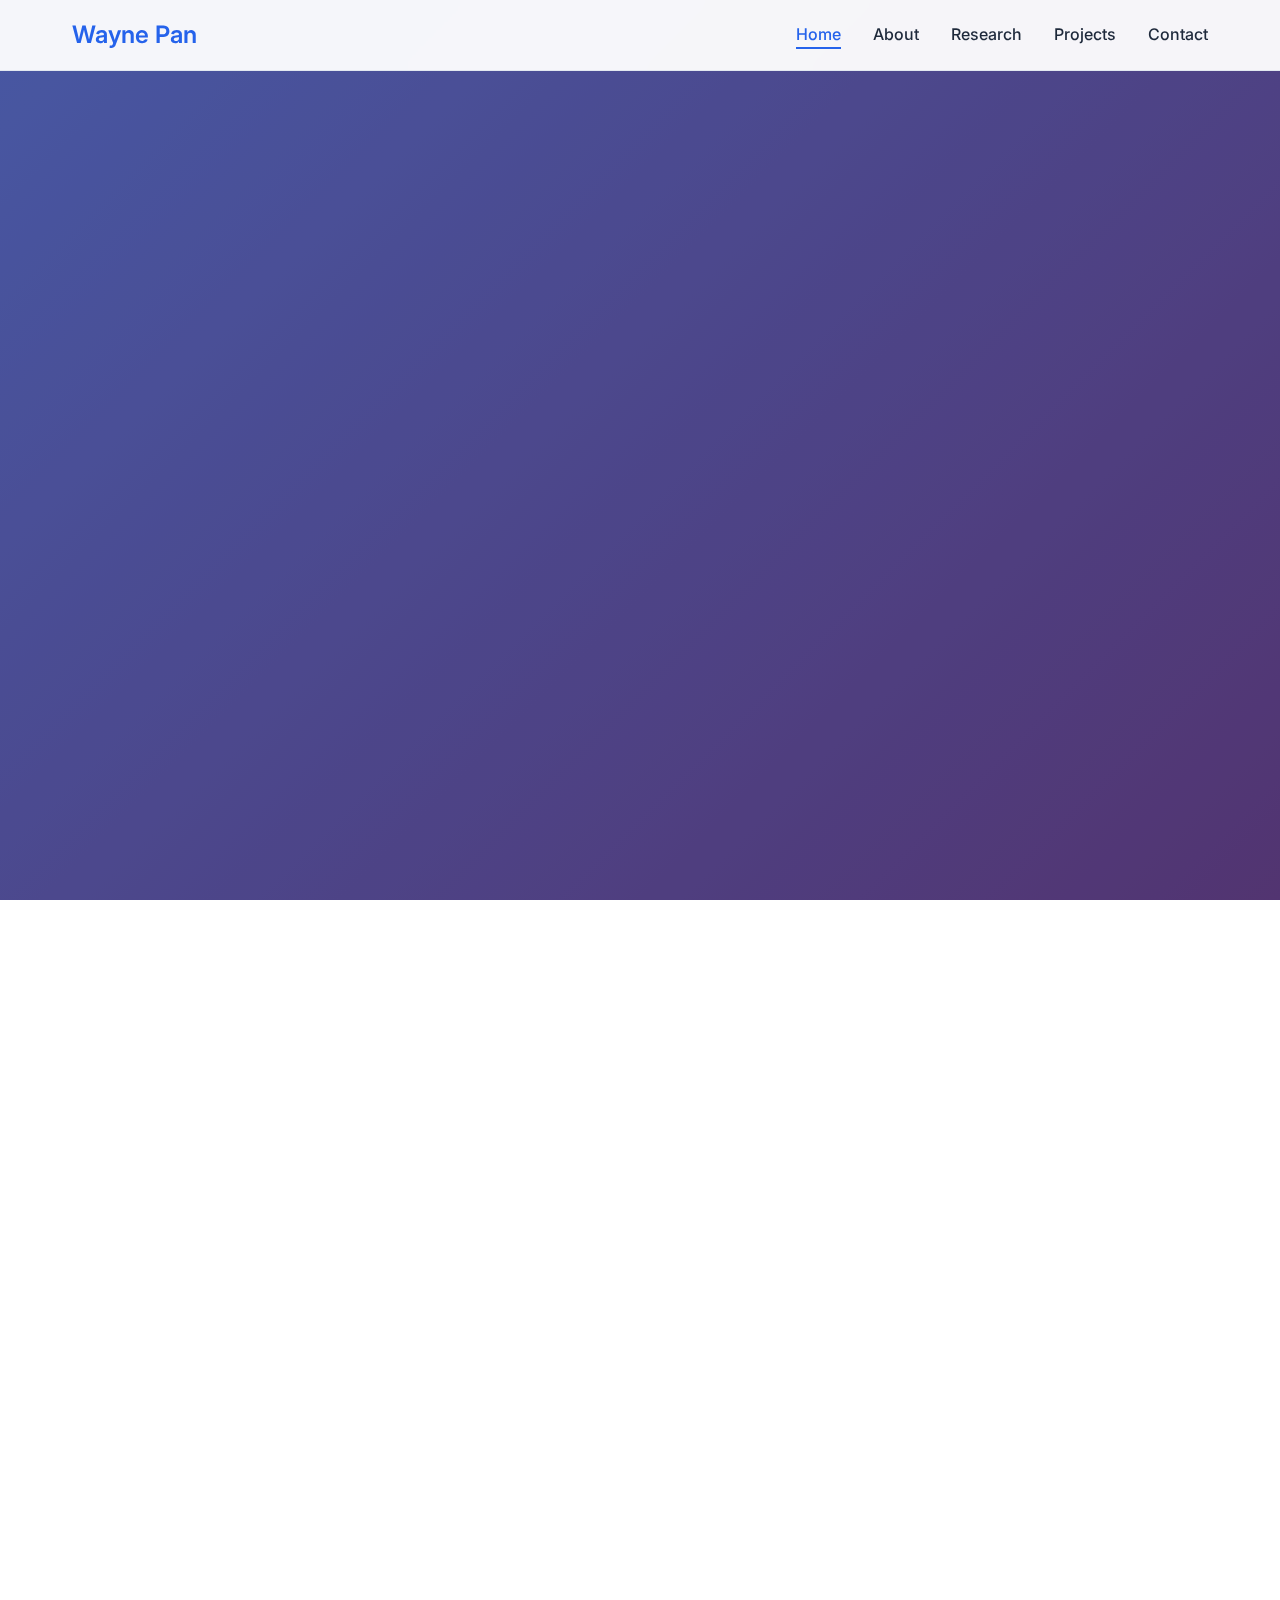
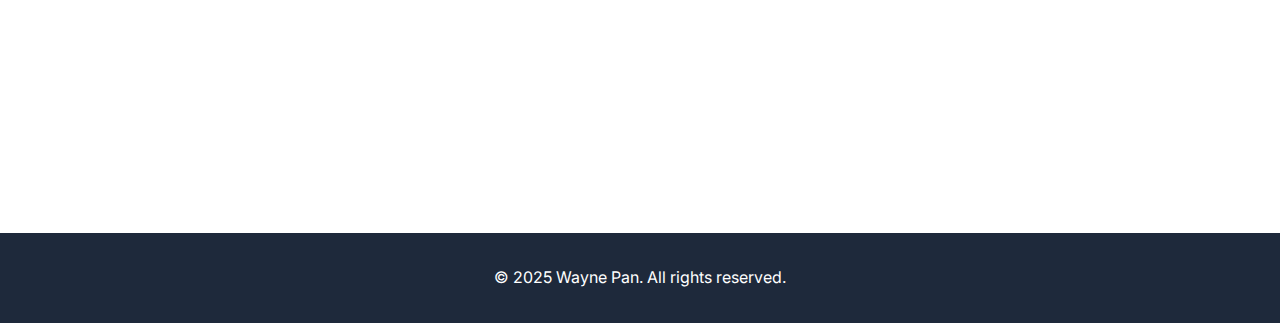
<file: index.html>
<!DOCTYPE html>
<html lang="en">
<head>
    <meta charset="UTF-8">
    <meta name="viewport" content="width=device-width, initial-scale=1.0">
    <title>Wayne Pan - Portfolio</title>
    <link rel="stylesheet" href="css/style.css">
    <link href="https://fonts.googleapis.com/css2?family=Inter:wght@300;400;500;600;700&display=swap" rel="stylesheet">
    <link rel="stylesheet" href="https://cdnjs.cloudflare.com/ajax/libs/font-awesome/6.0.0/css/all.min.css">
</head>
<body>
    <nav class="navbar">
        <div class="nav-container">
            <div class="nav-logo">
                <h2>Wayne Pan</h2>
            </div>
            <ul class="nav-menu">
                <li class="nav-item">
                    <a href="#home" class="nav-link">Home</a>
                </li>
                <li class="nav-item">
                    <a href="#about" class="nav-link">About</a>
                </li>
                <li class="nav-item">
                    <a href="#research" class="nav-link">Research</a>
                </li>
                <li class="nav-item">
                    <a href="#projects" class="nav-link">Projects</a>
                </li>
                <li class="nav-item">
                    <a href="#contact" class="nav-link">Contact</a>
                </li>
            </ul>
            <div class="nav-toggle">
                <span class="bar"></span>
                <span class="bar"></span>
                <span class="bar"></span>
            </div>
        </div>
    </nav>

    <main>
        <section id="home" class="hero">
            <div class="hero-content">
                <h1>Wayne Pan</h1>
                <p class="hero-subtitle">Ph.D. Candidate & Researcher</p>
                <p class="hero-description">
                    Passionate about wearable sensing in applications of robotics, human-machine interactions, and healthcare.
                </p>
                <div class="hero-buttons">
                    <a href="#research" class="btn btn-primary">View Research</a>
                    <a href="#projects" class="btn btn-secondary">See Projects</a>
                </div>
                <div class="social-links">
                    <a href="http://www.linkedin.com/in/chien-wen-pan" target="_blank" aria-label="LinkedIn">
                        <i class="fab fa-linkedin"></i>
                    </a>
                    <a href="https://github.com/waynepancw" target="_blank" aria-label="GitHub">
                        <i class="fab fa-github"></i>
                    </a>
                    <a href="mailto:cwpan.wayne@gmail.com" aria-label="Email">
                        <i class="fas fa-envelope"></i>
                    </a>
                    <!-- <a href="https://orcid.org/your-orcid" target="_blank" aria-label="ORCID">
                        <i class="fab fa-orcid"></i>
                    </a> -->
                </div>
            </div>
        </section>

        <section id="about" class="about">
            <div class="container">
                <h2>About Me</h2>
                <div class="about-content">
                    <div class="about-text">
                        <p>
                            My doctoral research works on modeling physiological and biomechanical signals (PPG, EMG, IMU) to extract actionable insights in wearable and robotic platforms.
                            I also build autonomous systems independently, including deploying reinforcement learning policies on quadrupeds and creating a vehicle digital twin with a live data pipeline.
                            Passionate about advancing wearable health technologies, assistive robotics, and embodied AI by integrating physics-informed models on real-world hardware.
                        </p>
                        <p>
                            Throughout my academic journey, I've developed expertise in physics-informed machine learning and nonlinear systems theory for wearable sensor data, 
                            enabling data-efficient and interpretable models for robotic state estimation and control, and healthcare applications.
                        </p>
                        <div class="skills">
                            <h3>Key Skills</h3>
                            <div class="skill-tags">
                                <span class="skill-tag">Signal processing</span>
                                <span class="skill-tag">System identification</span>
                                <span class="skill-tag">Machine learning</span>
                                <span class="skill-tag">Robotics</span>
                                <!-- <span class="skill-tag">Skill</span> -->
                                <!-- Add your actual skills -->
                            </div>
                        </div>
                    </div>
                    <div class="about-image">
                        <div class="image-placeholder">
                            <i class="fas fa-user"></i>
                            <p>Add photo here</p>
                        </div>
                    </div>
                </div>
            </div>
        </section>

        <section id="research" class="research">
            <div class="container">
                <h2>Research</h2>
                <p class="section-subtitle">Current and past research projects</p>
                
                <div class="research-grid">
                    <div class="research-card">
                        <div class="card-header">
                            <h3>EMG-based gait prediction using Koopman-inspired method</h3>
                            <span class="status ongoing">Ongoing</span>
                        </div>
                        <!-- <p class="card-description">
                            Underconstruction.
                        </p> -->
                        <!-- <div class="card-tags">
                            <span class="tag">Machine Learning</span>
                            <span class="tag">Data Science</span>
                        </div> -->
                        <div class="card-links">
                            <a href="research/research-project-1.html" class="link">Read More</a>
                            <!-- <a href="#" class="link">Code</a> -->
                        </div>
                    </div>

                    <div class="research-card">
                        <div class="card-header">
                            <h3>Integrating biophysical dynamics with data-driven method for BP estimation using PPG</h3>
                            <span class="status ongoing">Ongoing</span>
                        </div>
                        <!-- <p class="card-description">
                            Underconstruction.
                        </p> -->
                        <!-- <div class="card-tags">
                            <span class="tag">Computer Vision</span>
                            <span class="tag">Deep Learning</span>
                        </div> -->
                        <div class="card-links">
                            <a href="research/research-project-2.html" class="link">Read More</a>
                            <!-- <a href="#" class="link">Dataset</a> -->
                        </div>
                    </div>
                </div>

                <!-- <div class="publications">
                    <h3>Publications</h3>
                    <div class="publication-list">
                        <div class="publication-item">
                            <h4>Publication Title</h4>
                            <p class="authors">Author Names</p>
                            <p class="venue">Conference/Journal Name, Year</p>
                            <div class="pub-links">
                                <a href="#" class="link">PDF</a>
                                <a href="#" class="link">DOI</a>
                            </div>
                        </div>
                    </div>
                </div> -->
            </div>
        </section>

        <section id="projects" class="projects">
            <div class="container">
                <h2>Side Projects</h2>
                <p class="section-subtitle">Personal side projects for fun</p>
                
                <div class="projects-grid">
                    <div class="project-card">
                        <div class="project-image">
                            <div class="image-placeholder">
                                <i class="fas fa-code"></i>
                            </div>
                        </div>
                        <div class="project-content">
                            <h3>spot-mini</h3>
                            <p>Adapting an open-source quadruped, bridging direct hardware control with custom reinforcement learning policies.</p>
                            <!-- <div class="project-tech">
                                <span class="tech-tag">Python</span>
                                <span class="tech-tag">Flask</span>
                                <span class="tech-tag">PostgreSQL</span>
                            </div> -->
                            <div class="project-links">
                                <a href="projects/project-1.html" class="link">
                                    <i class="fas fa-info-circle"></i> Details
                                </a>
                                <a href="#" class="link">
                                    <i class="fab fa-github"></i> Code
                                </a>
                            </div>
                        </div>
                    </div>

                    <div class="project-card">
                        <div class="project-image">
                            <div class="image-placeholder">
                                <i class="fas fa-mobile-alt"></i>
                            </div>
                        </div>
                        <div class="project-content">
                            <h3>Miata digital-twin</h3>
                            <p>Building a live digital twin of a car, streaming real-world sensor data scanned from OBD-II to a Unity simulation.</p>
                            <!-- <div class="project-tech">
                                <span class="tech-tag">React</span>
                                <span class="tech-tag">Node.js</span>
                                <span class="tech-tag">MongoDB</span>
                            </div> -->
                            <div class="project-links">
                                <a href="projects/project-2.html" class="link">
                                    <i class="fas fa-info-circle"></i> Details
                                </a>
                                <a href="#" class="link">
                                    <i class="fab fa-github"></i> Code
                                </a>
                            </div>
                        </div>
                    </div>
                </div>
            </div>
        </section>

        <section id="contact" class="contact">
            <div class="container">
                <h2>Get In Touch</h2>
                <p class="section-subtitle">Let's connect and collaborate</p>
                
                <div class="contact-content">
                    <div class="contact-info">
                        <div class="contact-item">
                            <i class="fas fa-envelope"></i>
                            <div>
                                <h4>Email</h4>
                                <p>cwpan.wayne@gmail.com</p>
                            </div>
                        </div>
                        <div class="contact-item">
                            <i class="fab fa-linkedin"></i>
                            <div>
                                <h4>LinkedIn</h4>
                                <p>http://www.linkedin.com/in/chien-wen-pan</p>
                            </div>
                        </div>
                        <div class="contact-item">
                            <i class="fas fa-map-marker-alt"></i>
                            <div>
                                <h4>Location</h4>
                                <p>AZ, USA</p>
                            </div>
                        </div>
                    </div>
                    
                    <!-- <div class="contact-form">
                        <form>
                            <div class="form-group">
                                <label for="name">Name</label>
                                <input type="text" id="name" name="name" required>
                            </div>
                            <div class="form-group">
                                <label for="email">Email</label>
                                <input type="email" id="email" name="email" required>
                            </div>
                            <div class="form-group">
                                <label for="message">Message</label>
                                <textarea id="message" name="message" rows="5" required></textarea>
                            </div>
                            <button type="submit" class="btn btn-primary">Send Message</button>
                        </form>
                    </div> -->
                </div>
            </div>
        </section>
    </main>

    <footer class="footer">
        <div class="container">
            <p>&copy; 2025 Wayne Pan. All rights reserved.</p>
        </div>
    </footer>

    <script src="js/script.js"></script>
</body>
</html>
</file>
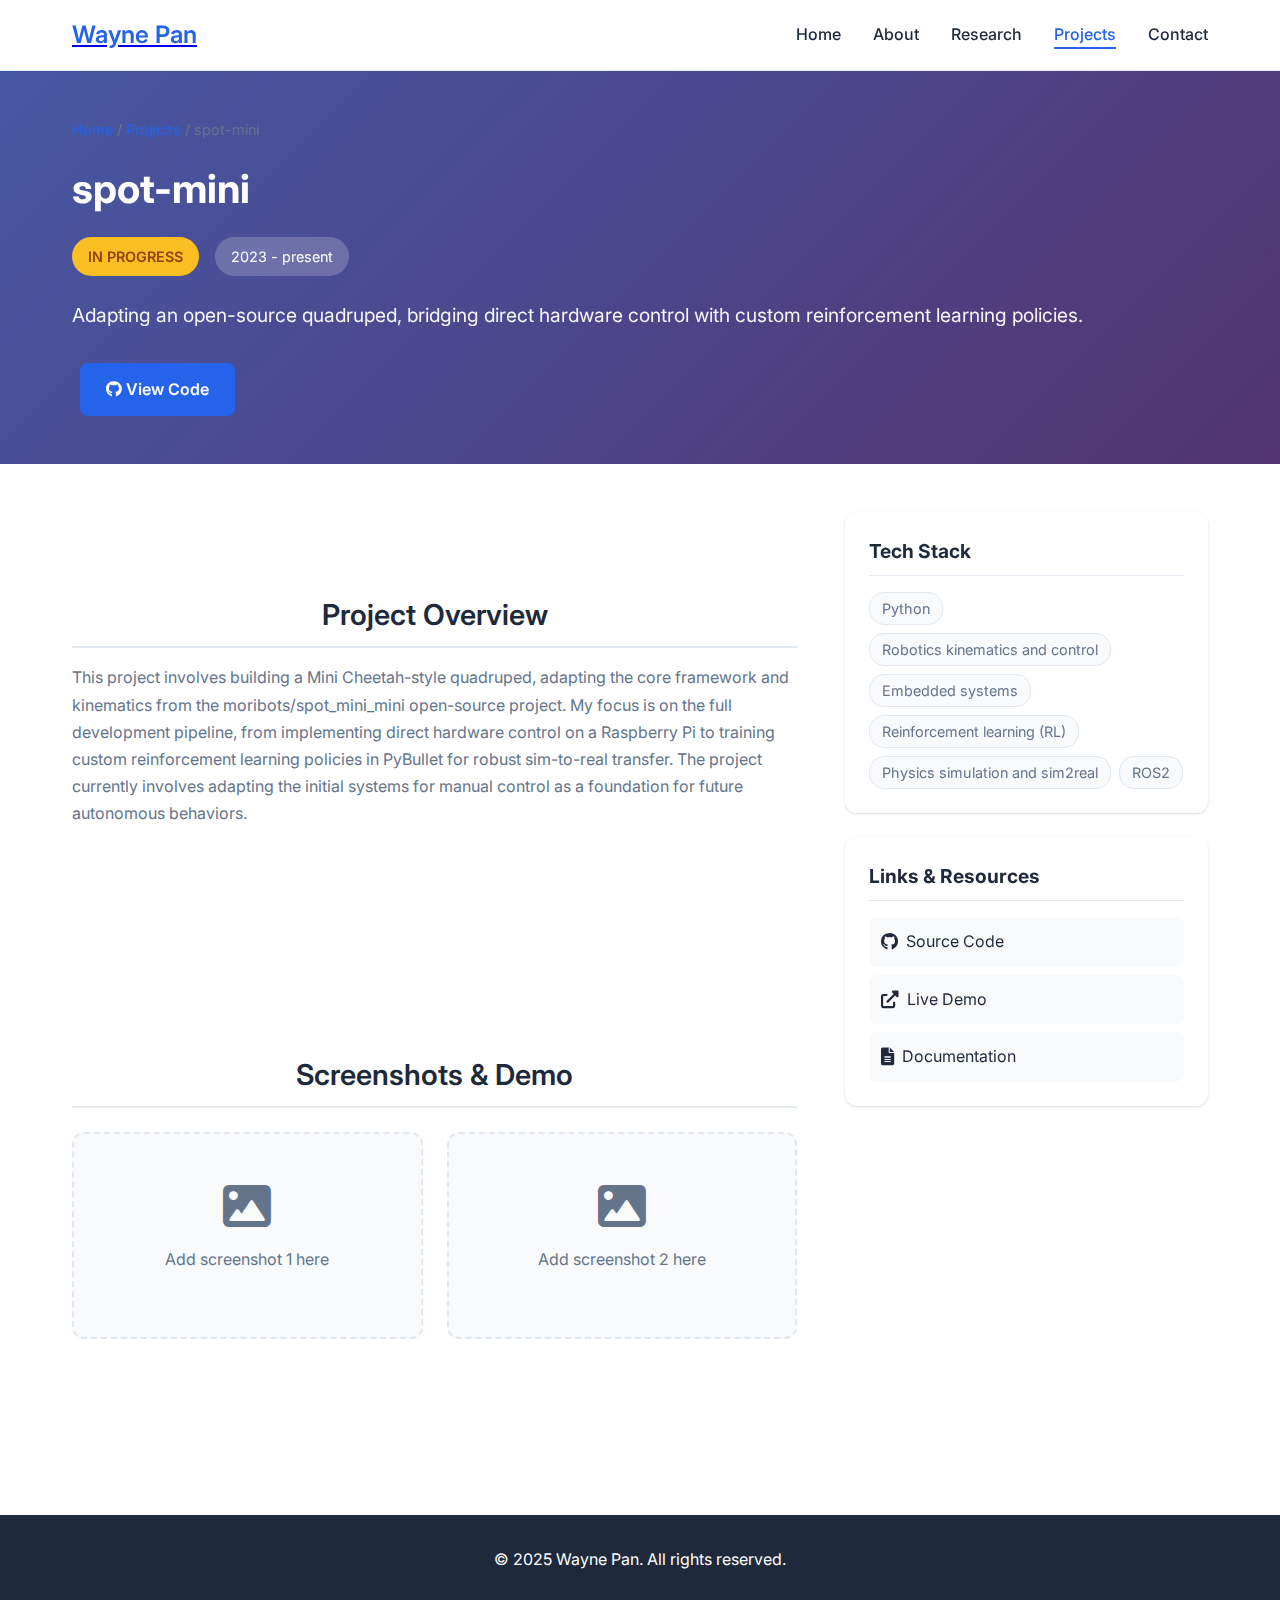
<file: projects/project-1.html>
<!DOCTYPE html>
<html lang="en">
<head>
    <meta charset="UTF-8">
    <meta name="viewport" content="width=device-width, initial-scale=1.0">
    <title>Project 1 - Wayne Pan</title>
    <link rel="stylesheet" href="../css/style.css">
    <link rel="stylesheet" href="../css/project-page.css">
    <link href="https://fonts.googleapis.com/css2?family=Inter:wght@300;400;500;600;700&display=swap" rel="stylesheet">
    <link rel="stylesheet" href="https://cdnjs.cloudflare.com/ajax/libs/font-awesome/6.0.0/css/all.min.css">
</head>
<body>
    <nav class="navbar">
        <div class="nav-container">
            <div class="nav-logo">
                <a href="../index.html"><h2>Wayne Pan</h2></a>
            </div>
            <ul class="nav-menu">
                <li class="nav-item">
                    <a href="../index.html#home" class="nav-link">Home</a>
                </li>
                <li class="nav-item">
                    <a href="../index.html#about" class="nav-link">About</a>
                </li>
                <li class="nav-item">
                    <a href="../index.html#research" class="nav-link">Research</a>
                </li>
                <li class="nav-item">
                    <a href="../index.html#projects" class="nav-link active">Projects</a>
                </li>
                <li class="nav-item">
                    <a href="../index.html#contact" class="nav-link">Contact</a>
                </li>
            </ul>
        </div>
    </nav>

    <main class="project-page">
        <div class="project-header">
            <div class="container">
                <nav class="breadcrumb">
                    <a href="../index.html">Home</a> / 
                    <a href="../index.html#projects">Projects</a> / 
                    <span>spot-mini</span>
                </nav>
                
                <h1>spot-mini</h1>
                <div class="project-meta">
                    <span class="status ongoing">In Progress</span>
                    <span class="date">2023 - present</span>
                    <!-- <span class="category">Web Development</span> -->
                </div>
                
                <p class="project-subtitle">
                    Adapting an open-source quadruped, bridging direct hardware control with custom reinforcement learning policies.
                </p>

                <div class="project-links-header">
                    <a href="#" class="btn btn-primary">
                        <i class="fab fa-github"></i> View Code
                    </a>
                    <!-- <a href="#" class="btn btn-secondary">
                        <i class="fas fa-external-link-alt"></i> Live Demo
                    </a> -->
                </div>
            </div>
        </div>

        <div class="project-content">
            <div class="container">
                <div class="content-grid">
                    <div class="main-content">
                        <section class="project-overview">
                            <h2>Project Overview</h2>
                            <p>
                                This project involves building a Mini Cheetah-style quadruped, 
                                adapting the core framework and kinematics from the moribots/spot_mini_mini open-source project. 
                                My focus is on the full development pipeline, from implementing direct hardware control on a 
                                Raspberry Pi to training custom reinforcement learning policies in PyBullet for robust 
                                sim-to-real transfer. 
                                The project currently involves adapting the initial systems for manual control as a 
                                foundation for future autonomous behaviors.
                            </p>
                        </section>

                        <!-- <section class="features">
                            <h2>Key Features</h2>
                            <div class="feature-grid">
                                <div class="feature-item">
                                    <div class="feature-icon">
                                        <i class="fas fa-rocket"></i>
                                    </div>
                                    <div class="feature-content">
                                        <h4>Feature 1</h4>
                                        <p>Description of a key feature of your project.</p>
                                    </div>
                                </div>
                                <div class="feature-item">
                                    <div class="feature-icon">
                                        <i class="fas fa-shield-alt"></i>
                                    </div>
                                    <div class="feature-content">
                                        <h4>Feature 2</h4>
                                        <p>Another important feature or capability.</p>
                                    </div>
                                </div>
                                <div class="feature-item">
                                    <div class="feature-icon">
                                        <i class="fas fa-mobile-alt"></i>
                                    </div>
                                    <div class="feature-content">
                                        <h4>Feature 3</h4>
                                        <p>A third key feature worth highlighting.</p>
                                    </div>
                                </div>
                            </div>
                        </section> -->

                        <!-- <section class="technical-details">
                            <h2>Technical Implementation</h2>
                            <p>
                                Dive into the technical details of how you built this project. What was your 
                                architecture? What libraries or frameworks did you use? What were the interesting 
                                technical challenges you solved?
                            </p>

                            <div class="tech-sections">
                                <div class="tech-section">
                                    <h4>Frontend</h4>
                                    <p>Describe the frontend implementation, user interface design decisions, etc.</p>
                                </div>
                                <div class="tech-section">
                                    <h4>Backend</h4>
                                    <p>Explain the backend architecture, API design, database choices, etc.</p>
                                </div>
                                <div class="tech-section">
                                    <h4>Deployment</h4>
                                    <p>How did you deploy and host this project?</p>
                                </div>
                            </div>
                        </section> -->

                        <section class="screenshots">
                            <h2>Screenshots & Demo</h2>
                            <div class="screenshot-grid">
                                <div class="screenshot-placeholder">
                                    <i class="fas fa-image"></i>
                                    <p>Add screenshot 1 here</p>
                                </div>
                                <div class="screenshot-placeholder">
                                    <i class="fas fa-image"></i>
                                    <p>Add screenshot 2 here</p>
                                </div>
                            </div>
                        </section>

                        <!-- <section class="challenges-learnings">
                            <h2>Challenges & Learnings</h2>
                            <div class="learning-items">
                                <div class="learning-item">
                                    <h4>Challenge 1</h4>
                                    <p>Describe a specific challenge you faced and how you overcame it.</p>
                                </div>
                                <div class="learning-item">
                                    <h4>Key Learning</h4>
                                    <p>What did you learn from building this project?</p>
                                </div>
                                <div class="learning-item">
                                    <h4>Future Improvements</h4>
                                    <p>What would you do differently or add if you continued this project?</p>
                                </div>
                            </div>
                        </section> -->
                    </div>

                    <div class="sidebar">
                        <!-- <div class="sidebar-section">
                            <h3>Project Info</h3>
                            <div class="fact-list">
                                <div class="fact-item">
                                    <strong>Timeline:</strong> 3 months
                                </div>
                                <div class="fact-item">
                                    <strong>Team Size:</strong> Solo project
                                </div>
                                <div class="fact-item">
                                    <strong>Role:</strong> Full-stack developer
                                </div>
                                <div class="fact-item">
                                    <strong>Status:</strong> Live & maintained
                                </div>
                            </div>
                        </div> -->

                        <div class="sidebar-section">
                            <h3>Tech Stack</h3>
                            <div class="tech-stack">
                                <span class="tech-tag">Python</span>
                                <span class="tech-tag">Robotics kinematics and control</span>
                                <span class="tech-tag">Embedded systems</span>
                                <span class="tech-tag">Reinforcement learning (RL)</span>
                                <span class="tech-tag">Physics simulation and sim2real</span>
                                <span class="tech-tag">ROS2</span>
                            </div>
                        </div>

                        <div class="sidebar-section">
                            <h3>Links & Resources</h3>
                            <div class="resource-links">
                                <a href="#" class="resource-link">
                                    <i class="fab fa-github"></i> Source Code
                                </a>
                                <a href="#" class="resource-link">
                                    <i class="fas fa-external-link-alt"></i> Live Demo
                                </a>
                                <a href="#" class="resource-link">
                                    <i class="fas fa-file-alt"></i> Documentation
                                </a>
                                <!-- <a href="#" class="resource-link">
                                    <i class="fab fa-docker"></i> Docker Image
                                </a> -->
                            </div>
                        </div>

                        <!-- <div class="sidebar-section">
                            <h3>Project Stats</h3>
                            <div class="stats-list">
                                <div class="stat-item">
                                    <strong>GitHub Stars:</strong> X
                                </div>
                                <div class="stat-item">
                                    <strong>Lines of Code:</strong> ~X,XXX
                                </div>
                                <div class="stat-item">
                                    <strong>Contributors:</strong> X
                                </div>
                            </div>
                        </div> -->
                    </div>
                </div>
            </div>
        </div>
    </main>

    <footer class="footer">
        <div class="container">
            <p>&copy; 2025 Wayne Pan. All rights reserved.</p>
        </div>
    </footer>

    <script src="../js/script.js"></script>
</body>
</html>
</file>
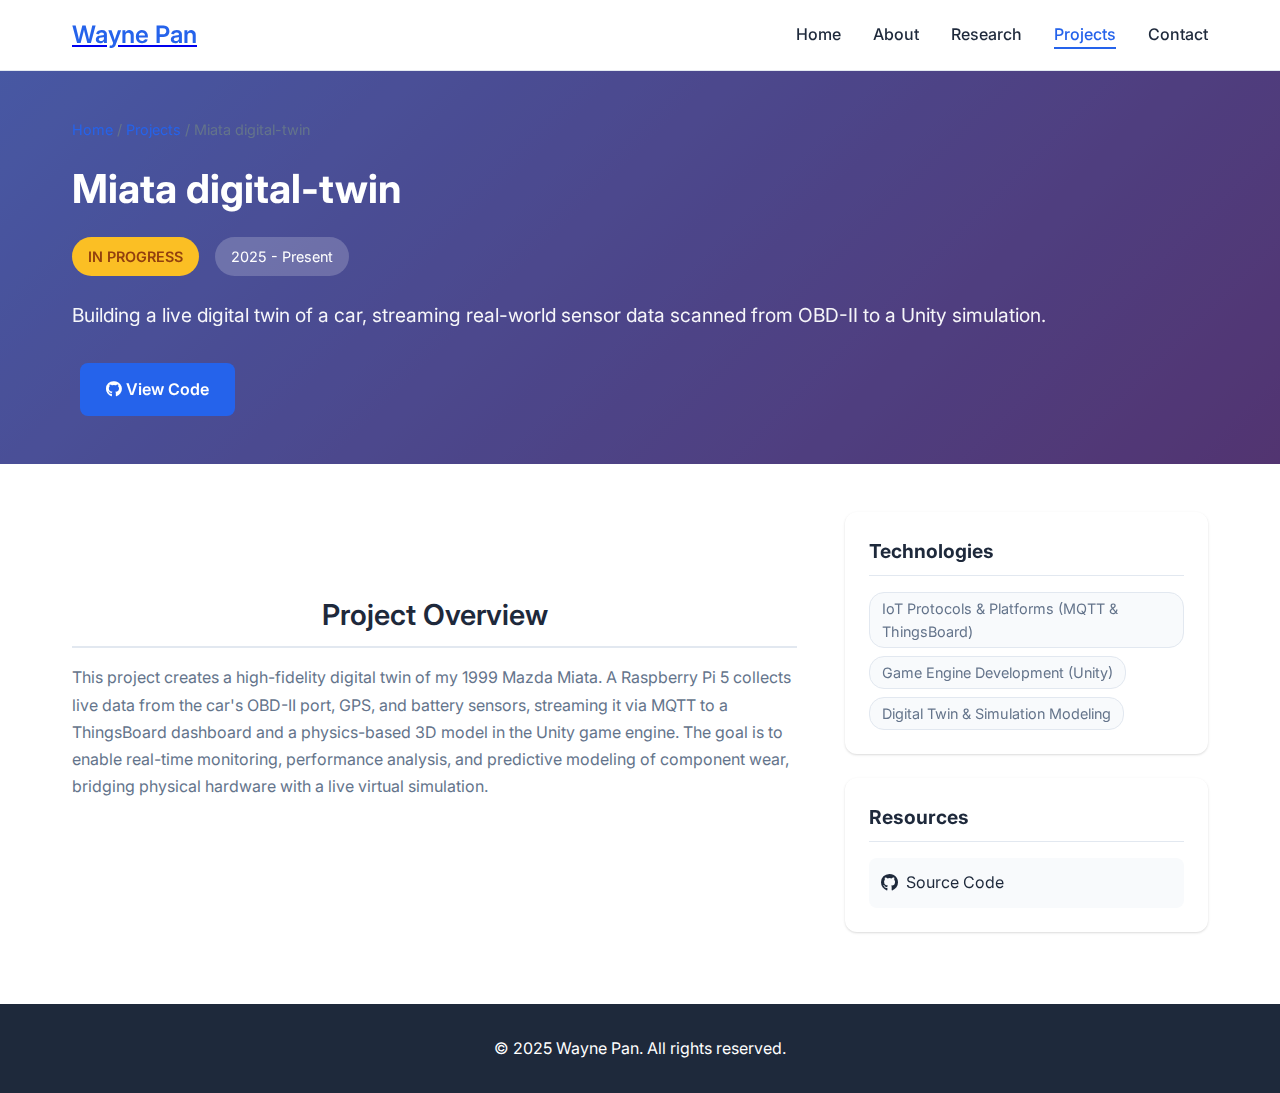
<file: projects/project-2.html>
<!DOCTYPE html>
<html lang="en">
<head>
    <meta charset="UTF-8">
    <meta name="viewport" content="width=device-width, initial-scale=1.0">
    <title>Project 2 - Wayne Pan</title>
    <link rel="stylesheet" href="../css/style.css">
    <link rel="stylesheet" href="../css/project-page.css">
    <link href="https://fonts.googleapis.com/css2?family=Inter:wght@300;400;500;600;700&display=swap" rel="stylesheet">
    <link rel="stylesheet" href="https://cdnjs.cloudflare.com/ajax/libs/font-awesome/6.0.0/css/all.min.css">
</head>
<body>
    <nav class="navbar">
        <div class="nav-container">
            <div class="nav-logo">
                <a href="../index.html"><h2>Wayne Pan</h2></a>
            </div>
            <ul class="nav-menu">
                <li class="nav-item">
                    <a href="../index.html#home" class="nav-link">Home</a>
                </li>
                <li class="nav-item">
                    <a href="../index.html#about" class="nav-link">About</a>
                </li>
                <li class="nav-item">
                    <a href="../index.html#research" class="nav-link">Research</a>
                </li>
                <li class="nav-item">
                    <a href="../index.html#projects" class="nav-link active">Projects</a>
                </li>
                <li class="nav-item">
                    <a href="../index.html#contact" class="nav-link">Contact</a>
                </li>
            </ul>
        </div>
    </nav>

    <main class="project-page">
        <div class="project-header">
            <div class="container">
                <nav class="breadcrumb">
                    <a href="../index.html">Home</a> / 
                    <a href="../index.html#projects">Projects</a> / 
                    <span>Miata digital-twin</span>
                </nav>
                
                <h1>Miata digital-twin</h1>
                <div class="project-meta">
                    <span class="status ongoing">In Progress</span>
                    <span class="date">2025 - Present</span>
                    <!-- <span class="category">Mobile App</span> -->
                </div>
                
                <p class="project-subtitle">
                    Building a live digital twin of a car, streaming real-world sensor data scanned from OBD-II to a Unity simulation.
                </p>

                <div class="project-links-header">
                    <a href="#" class="btn btn-primary">
                        <i class="fab fa-github"></i> View Code
                    </a>
                    <!-- <a href="#" class="btn btn-secondary">
                        <i class="fas fa-download"></i> Download App
                    </a> -->
                </div>
            </div>
        </div>

        <div class="project-content">
            <div class="container">
                <div class="content-grid">
                    <div class="main-content">
                        <section class="project-overview">
                            <h2>Project Overview</h2>
                            <p>
                                This project creates a high-fidelity digital twin of my 1999 Mazda Miata. 
                                A Raspberry Pi 5 collects live data from the car's OBD-II port, GPS, 
                                and battery sensors, streaming it via MQTT to a ThingsBoard dashboard and 
                                a physics-based 3D model in the Unity game engine. The goal is to enable 
                                real-time monitoring, performance analysis, and predictive modeling of 
                                component wear, bridging physical hardware with a live virtual simulation.
                            </p>
                        </section>

                        <!-- <section class="current-progress">
                            <h2>Current Progress</h2>
                            <div class="progress-timeline">
                                <div class="progress-item completed">
                                    <div class="progress-marker"></div>
                                    <div class="progress-content">
                                        <h4>Planning & Design</h4>
                                        <p>Completed initial planning, wireframes, and UI/UX design.</p>
                                        <span class="progress-date">Month 1</span>
                                    </div>
                                </div>
                                <div class="progress-item completed">
                                    <div class="progress-marker"></div>
                                    <div class="progress-content">
                                        <h4>Core Development</h4>
                                        <p>Built the main functionality and core features.</p>
                                        <span class="progress-date">Month 2-3</span>
                                    </div>
                                </div>
                                <div class="progress-item current">
                                    <div class="progress-marker"></div>
                                    <div class="progress-content">
                                        <h4>Testing & Refinement</h4>
                                        <p>Currently working on testing, bug fixes, and performance optimization.</p>
                                        <span class="progress-date">Current</span>
                                    </div>
                                </div>
                                <div class="progress-item">
                                    <div class="progress-marker"></div>
                                    <div class="progress-content">
                                        <h4>Launch & Distribution</h4>
                                        <p>Plan to launch on app stores and gather user feedback.</p>
                                        <span class="progress-date">Next Month</span>
                                    </div>
                                </div>
                            </div>
                        </section> -->

                        <!-- <section class="features">
                            <h2>Planned Features</h2>
                            <div class="feature-grid">
                                <div class="feature-item">
                                    <div class="feature-icon">
                                        <i class="fas fa-check-circle"></i>
                                    </div>
                                    <div class="feature-content">
                                        <h4>Core Feature 1 ✓</h4>
                                        <p>This feature is completed and working.</p>
                                    </div>
                                </div>
                                <div class="feature-item">
                                    <div class="feature-icon">
                                        <i class="fas fa-clock"></i>
                                    </div>
                                    <div class="feature-content">
                                        <h4>Feature 2 (In Progress)</h4>
                                        <p>Currently working on implementing this feature.</p>
                                    </div>
                                </div>
                                <div class="feature-item">
                                    <div class="feature-icon">
                                        <i class="fas fa-lightbulb"></i>
                                    </div>
                                    <div class="feature-content">
                                        <h4>Future Feature</h4>
                                        <p>Planned for a future update after initial launch.</p>
                                    </div>
                                </div>
                            </div>
                        </section> -->

                        <!-- <section class="technical-details">
                            <h2>Technical Architecture</h2>
                            <p>
                                Describe the technical decisions you've made for this project. What frameworks 
                                are you using? How are you structuring the code? What design patterns are you following?
                            </p>

                            <div class="architecture-diagram">
                                <div class="arch-placeholder">
                                    <i class="fas fa-project-diagram"></i>
                                    <p>Add architecture diagram here</p>
                                </div>
                            </div>
                        </section> -->

                        <!-- <section class="development-blog">
                            <h2>Development Updates</h2>
                            <div class="blog-entries">
                                <div class="blog-entry">
                                    <div class="blog-date">January 2025</div>
                                    <h4>Latest Update</h4>
                                    <p>Share recent progress, challenges overcome, or new features added.</p>
                                </div>
                                <div class="blog-entry">
                                    <div class="blog-date">December 2024</div>
                                    <h4>Beta Testing Results</h4>
                                    <p>Results from beta testing and feedback from users.</p>
                                </div>
                                <div class="blog-entry">
                                    <div class="blog-date">November 2024</div>
                                    <h4>Project Kickoff</h4>
                                    <p>Initial project setup and development environment configuration.</p>
                                </div>
                            </div>
                        </section> -->
                    </div>

                    <div class="sidebar">
                        <!-- <div class="sidebar-section">
                            <h3>Project Status</h3>
                            <div class="progress-bar">
                                <div class="progress-fill" style="width: 75%"></div>
                            </div>
                            <p>75% Complete</p>
                            
                            <div class="fact-list">
                                <div class="fact-item">
                                    <strong>Started:</strong> October 2024
                                </div>
                                <div class="fact-item">
                                    <strong>Est. Completion:</strong> March 2025
                                </div>
                                <div class="fact-item">
                                    <strong>Team:</strong> Solo project
                                </div>
                            </div>
                        </div> -->

                        <div class="sidebar-section">
                            <h3>Technologies</h3>
                            <div class="tech-stack">
                                <span class="tech-tag">IoT Protocols & Platforms (MQTT & ThingsBoard)</span>
                                <span class="tech-tag">Game Engine Development (Unity)</span>
                                <span class="tech-tag">Digital Twin & Simulation Modeling</span>
                                <!-- <span class="tech-tag">Redux</span>
                                <span class="tech-tag">Expo</span>
                                <span class="tech-tag">Jest</span> -->
                            </div>
                        </div>

                        <div class="sidebar-section">
                            <h3>Resources</h3>
                            <div class="resource-links">
                                <a href="#" class="resource-link">
                                    <i class="fab fa-github"></i> Source Code
                                </a>
                                <!-- <a href="#" class="resource-link">
                                    <i class="fas fa-bug"></i> Issue Tracker
                                </a>
                                <a href="#" class="resource-link">
                                    <i class="fas fa-tasks"></i> Project Board
                                </a>
                                <a href="#" class="resource-link">
                                    <i class="fas fa-file-alt"></i> API Docs
                                </a> -->
                            </div>
                        </div>

                        <!-- <div class="sidebar-section">
                            <h3>Next Milestones</h3>
                            <div class="milestone-list">
                                <div class="milestone-item">
                                    <strong>Beta Release</strong>
                                    <p>February 2025</p>
                                </div>
                                <div class="milestone-item">
                                    <strong>App Store Launch</strong>
                                    <p>March 2025</p>
                                </div>
                                <div class="milestone-item">
                                    <strong>Version 2.0</strong>
                                    <p>Summer 2025</p>
                                </div>
                            </div>
                        </div> -->
                    </div>
                </div>
            </div>
        </div>
    </main>

    <footer class="footer">
        <div class="container">
            <p>&copy; 2025 Wayne Pan. All rights reserved.</p>
        </div>
    </footer>

    <script src="../js/script.js"></script>
</body>
</html>
</file>
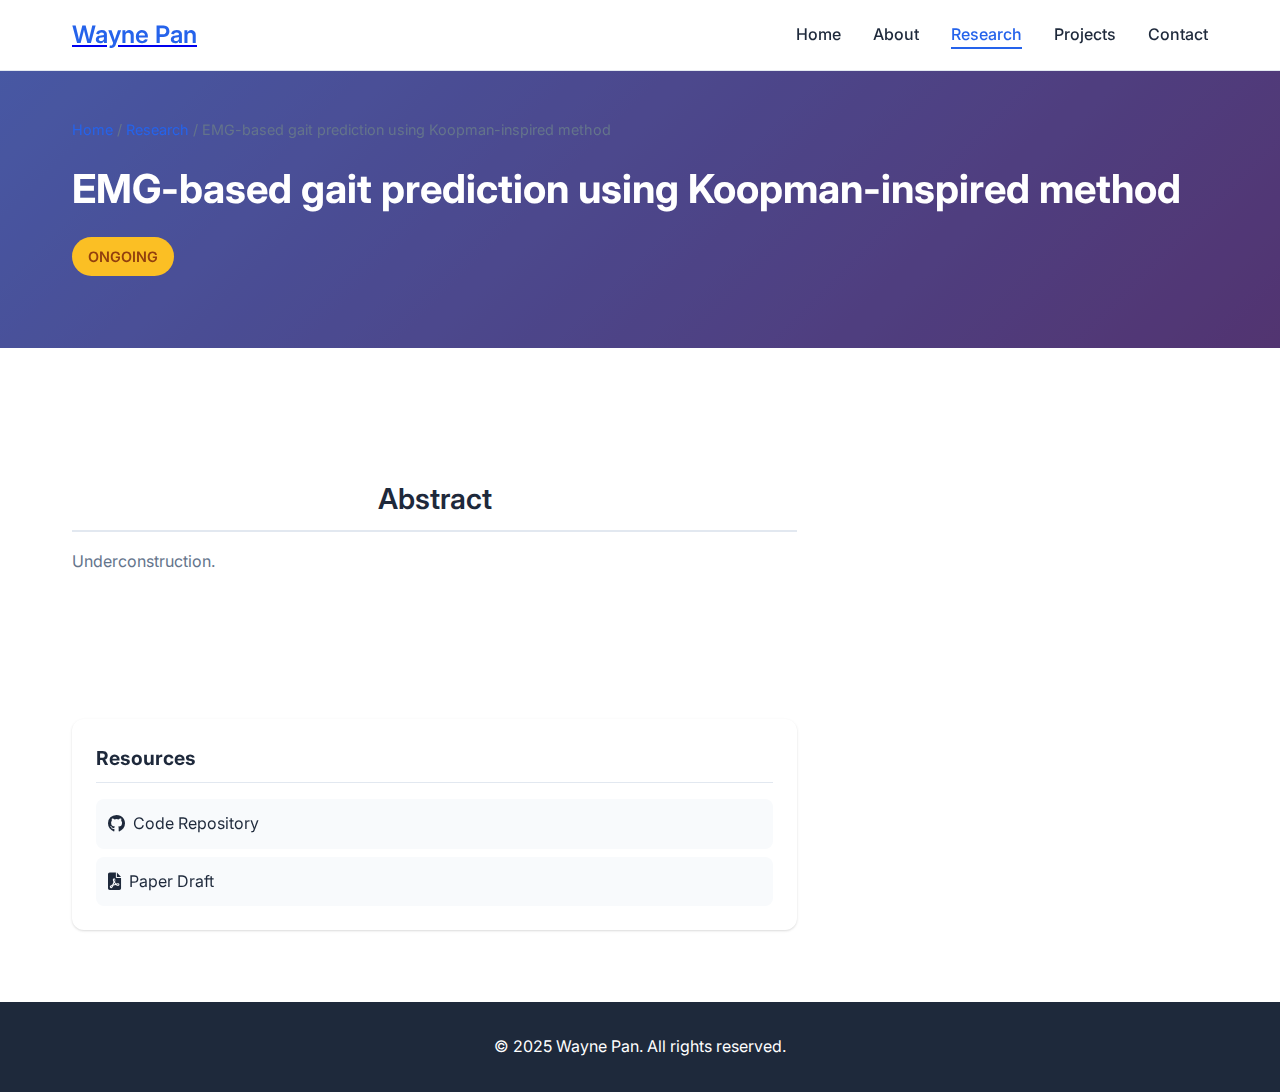
<file: research/research-project-1.html>
<!DOCTYPE html>
<html lang="en">
<head>
    <meta charset="UTF-8">
    <meta name="viewport" content="width=device-width, initial-scale=1.0">
    <title>Research Project 1 - Wayne Pan</title>
    <link rel="stylesheet" href="../css/style.css">
    <link rel="stylesheet" href="../css/project-page.css">
    <link href="https://fonts.googleapis.com/css2?family=Inter:wght@300;400;500;600;700&display=swap" rel="stylesheet">
    <link rel="stylesheet" href="https://cdnjs.cloudflare.com/ajax/libs/font-awesome/6.0.0/css/all.min.css">
</head>
<body>
    <nav class="navbar">
        <div class="nav-container">
            <div class="nav-logo">
                <a href="../index.html"><h2>Wayne Pan</h2></a>
            </div>
            <ul class="nav-menu">
                <li class="nav-item">
                    <a href="../index.html#home" class="nav-link">Home</a>
                </li>
                <li class="nav-item">
                    <a href="../index.html#about" class="nav-link">About</a>
                </li>
                <li class="nav-item">
                    <a href="../index.html#research" class="nav-link active">Research</a>
                </li>
                <li class="nav-item">
                    <a href="../index.html#projects" class="nav-link">Projects</a>
                </li>
                <li class="nav-item">
                    <a href="../index.html#contact" class="nav-link">Contact</a>
                </li>
            </ul>
        </div>
    </nav>

    <main class="project-page">
        <div class="project-header">
            <div class="container">
                <nav class="breadcrumb">
                    <a href="../index.html">Home</a> / 
                    <a href="../index.html#research">Research</a> / 
                    <span>EMG-based gait prediction using Koopman-inspired method</span>
                </nav>
                
                <h1>EMG-based gait prediction using Koopman-inspired method</h1>
                <div class="project-meta">
                    <span class="status ongoing">Ongoing</span>
                    <!-- <span class="date">2024 - Present</span> -->
                    <!-- <span class="category">Machine Learning</span> -->
                </div>
                
                <!-- <p class="project-subtitle">
                    A comprehensive study on [Your Research Topic]. This research investigates 
                    [brief description of what you're studying] with applications in [application areas].
                </p> -->
            </div>
        </div>

        <div class="project-content">
            <div class="container">
                <div class="content-grid">
                    <div class="main-content">
                        <section class="abstract">
                            <h2>Abstract</h2>
                            <p>
                                Underconstruction.
                            </p>
                        </section>

                        <!-- <section class="research-overview">
                            <h2>Research Overview</h2>
                            <div class="overview-grid">
                                <div class="overview-item">
                                    <h3><i class="fas fa-question-circle"></i> Research Question</h3>
                                    <p>What specific problem or question is your research addressing?</p>
                                </div>
                                <div class="overview-item">
                                    <h3><i class="fas fa-cogs"></i> Methodology</h3>
                                    <p>What methods, tools, or approaches are you using?</p>
                                </div>
                                <div class="overview-item">
                                    <h3><i class="fas fa-chart-line"></i> Expected Impact</h3>
                                    <p>How will this research contribute to the field?</p>
                                </div>
                                <div class="overview-item">
                                    <h3><i class="fas fa-users"></i> Collaborations</h3>
                                    <p>Who are you working with? (Advisors, institutions, etc.)</p>
                                </div>
                            </div>
                        </section> -->

                        <!-- <section class="methodology">
                            <h2>Methodology</h2>
                            <p>
                                Describe your research methodology in more detail. What techniques are you using? 
                                What datasets? What experimental setup? This section should give readers a good 
                                understanding of how you're conducting your research.
                            </p>
                            
                            <div class="method-steps">
                                <div class="step">
                                    <div class="step-number">1</div>
                                    <div class="step-content">
                                        <h4>Data Collection/Preparation</h4>
                                        <p>Describe your data collection or preparation process.</p>
                                    </div>
                                </div>
                                <div class="step">
                                    <div class="step-number">2</div>
                                    <div class="step-content">
                                        <h4>Analysis/Modeling</h4>
                                        <p>Explain your analysis approach or modeling techniques.</p>
                                    </div>
                                </div>
                                <div class="step">
                                    <div class="step-number">3</div>
                                    <div class="step-content">
                                        <h4>Evaluation</h4>
                                        <p>How are you evaluating your results?</p>
                                    </div>
                                </div>
                            </div>
                        </section> -->

                        <!-- <section class="results">
                            <h2>Preliminary Results</h2>
                            <p>
                                Share any preliminary findings or results. If this is ongoing research, 
                                you can discuss what you've learned so far or what you expect to find.
                            </p>
                            
                            <div class="results-placeholder">
                                <i class="fas fa-chart-bar"></i>
                                <p>Add charts, graphs, or visualizations here</p>
                            </div>
                        </section> -->

                        <!-- <section class="publications">
                            <h2>Related Publications</h2>
                            <div class="publication-list">
                                <div class="publication-item">
                                    <h4>Publication Title (if available)</h4>
                                    <p class="authors">Your Name, Co-authors</p>
                                    <p class="venue">Conference/Journal Name, Year</p>
                                    <div class="pub-links">
                                        <a href="#" class="link">PDF</a>
                                        <a href="#" class="link">DOI</a>
                                        <a href="#" class="link">Code</a>
                                    </div>
                                </div>
                            </div>
                        </section>
                    </div> -->

                    <div class="sidebar">
                        <!-- <div class="sidebar-section">
                            <h3>Quick Facts</h3>
                            <div class="fact-list">
                                <div class="fact-item">
                                    <strong>Duration:</strong> 2024 - Present
                                </div>
                                <div class="fact-item">
                                    <strong>Institution:</strong> Your University
                                </div>
                                <div class="fact-item">
                                    <strong>Advisor:</strong> Dr. Advisor Name
                                </div>
                                <div class="fact-item">
                                    <strong>Funding:</strong> Grant/Fellowship Name
                                </div>
                            </div>
                        </div> -->

                        <!-- <div class="sidebar-section">
                            <h3>Technologies Used</h3>
                            <div class="tech-stack">
                                <span class="tech-tag">Python</span>
                                <span class="tech-tag">TensorFlow</span>
                                <span class="tech-tag">Pandas</span>
                                <span class="tech-tag">Jupyter</span>
                                <span class="tech-tag">Git</span>
                            </div>
                        </div> -->

                        <div class="sidebar-section">
                            <h3>Resources</h3>
                            <div class="resource-links">
                                <a href="#" class="resource-link">
                                    <i class="fab fa-github"></i> Code Repository
                                </a>
                                <!-- <a href="#" class="resource-link">
                                    <i class="fas fa-database"></i> Dataset
                                </a> -->
                                <a href="#" class="resource-link">
                                    <i class="fas fa-file-pdf"></i> Paper Draft
                                </a>
                                <!-- <a href="#" class="resource-link">
                                    <i class="fas fa-presentation"></i> Presentation
                                </a> -->
                            </div>
                        </div>
                    </div>
                </div>
            </div>
        </div>
    </main>

    <footer class="footer">
        <div class="container">
            <p>&copy; 2025 Wayne Pan. All rights reserved.</p>
        </div>
    </footer>

    <script src="../js/script.js"></script>
</body>
</html>
</file>
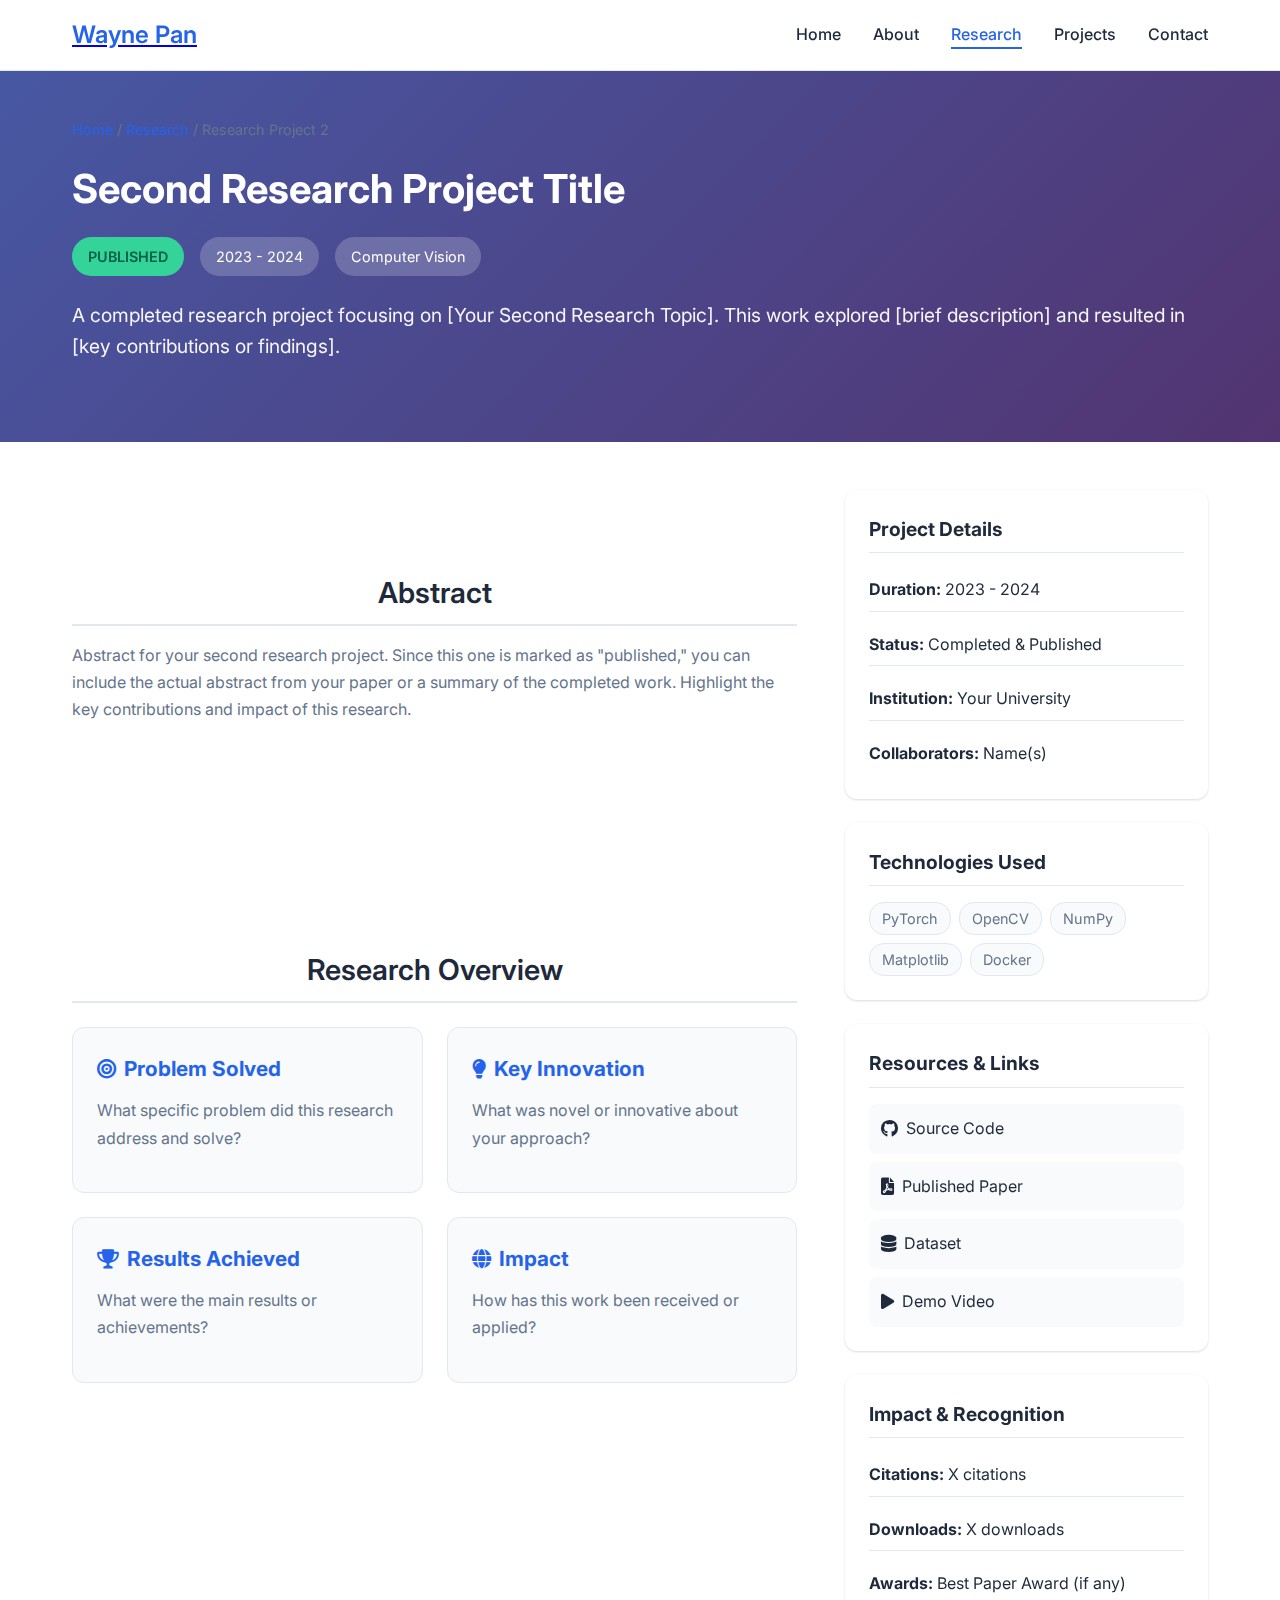
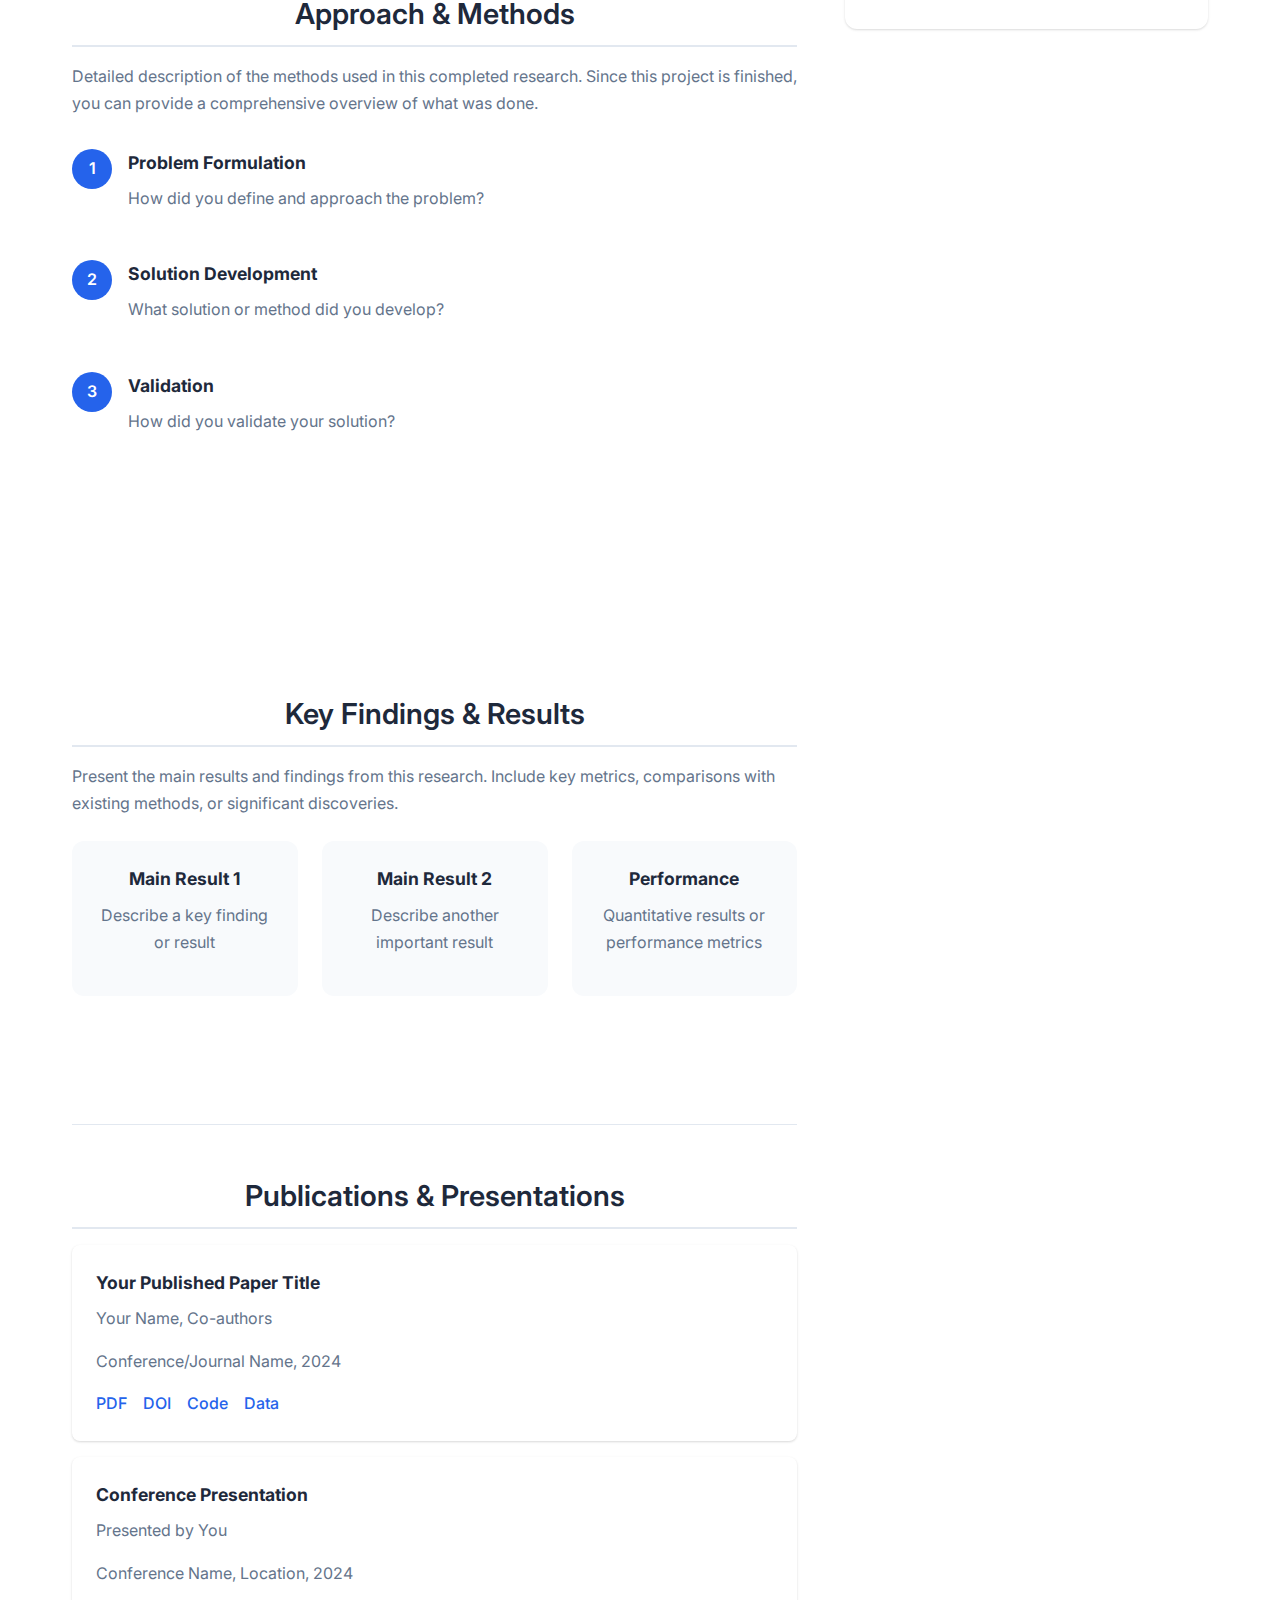
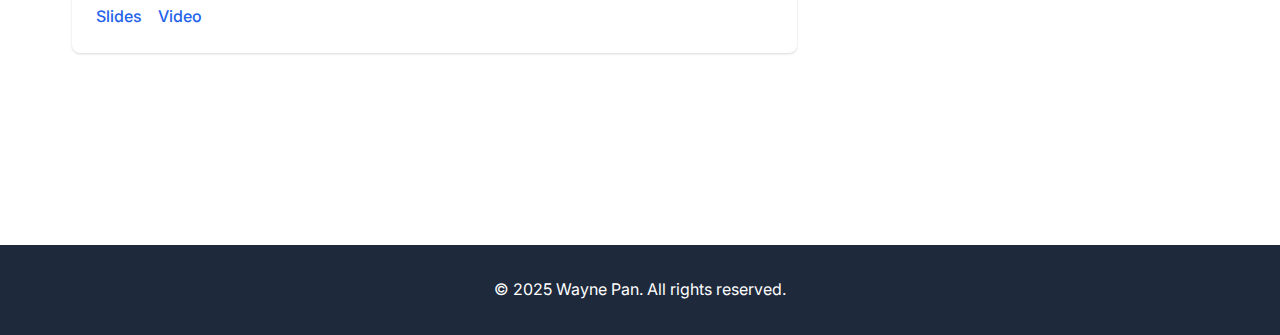
<file: research/research-project-2.html>
<!DOCTYPE html>
<html lang="en">
<head>
    <meta charset="UTF-8">
    <meta name="viewport" content="width=device-width, initial-scale=1.0">
    <title>Research Project 2 - Wayne Pan</title>
    <link rel="stylesheet" href="../css/style.css">
    <link rel="stylesheet" href="../css/project-page.css">
    <link href="https://fonts.googleapis.com/css2?family=Inter:wght@300;400;500;600;700&display=swap" rel="stylesheet">
    <link rel="stylesheet" href="https://cdnjs.cloudflare.com/ajax/libs/font-awesome/6.0.0/css/all.min.css">
</head>
<body>
    <nav class="navbar">
        <div class="nav-container">
            <div class="nav-logo">
                <a href="../index.html"><h2>Wayne Pan</h2></a>
            </div>
            <ul class="nav-menu">
                <li class="nav-item">
                    <a href="../index.html#home" class="nav-link">Home</a>
                </li>
                <li class="nav-item">
                    <a href="../index.html#about" class="nav-link">About</a>
                </li>
                <li class="nav-item">
                    <a href="../index.html#research" class="nav-link active">Research</a>
                </li>
                <li class="nav-item">
                    <a href="../index.html#projects" class="nav-link">Projects</a>
                </li>
                <li class="nav-item">
                    <a href="../index.html#contact" class="nav-link">Contact</a>
                </li>
            </ul>
        </div>
    </nav>

    <main class="project-page">
        <div class="project-header">
            <div class="container">
                <nav class="breadcrumb">
                    <a href="../index.html">Home</a> / 
                    <a href="../index.html#research">Research</a> / 
                    <span>Research Project 2</span>
                </nav>
                
                <h1>Second Research Project Title</h1>
                <div class="project-meta">
                    <span class="status published">Published</span>
                    <span class="date">2023 - 2024</span>
                    <span class="category">Computer Vision</span>
                </div>
                
                <p class="project-subtitle">
                    A completed research project focusing on [Your Second Research Topic]. This work 
                    explored [brief description] and resulted in [key contributions or findings].
                </p>
            </div>
        </div>

        <div class="project-content">
            <div class="container">
                <div class="content-grid">
                    <div class="main-content">
                        <section class="abstract">
                            <h2>Abstract</h2>
                            <p>
                                Abstract for your second research project. Since this one is marked as "published," 
                                you can include the actual abstract from your paper or a summary of the completed work. 
                                Highlight the key contributions and impact of this research.
                            </p>
                        </section>

                        <section class="research-overview">
                            <h2>Research Overview</h2>
                            <div class="overview-grid">
                                <div class="overview-item">
                                    <h3><i class="fas fa-bullseye"></i> Problem Solved</h3>
                                    <p>What specific problem did this research address and solve?</p>
                                </div>
                                <div class="overview-item">
                                    <h3><i class="fas fa-lightbulb"></i> Key Innovation</h3>
                                    <p>What was novel or innovative about your approach?</p>
                                </div>
                                <div class="overview-item">
                                    <h3><i class="fas fa-trophy"></i> Results Achieved</h3>
                                    <p>What were the main results or achievements?</p>
                                </div>
                                <div class="overview-item">
                                    <h3><i class="fas fa-globe"></i> Impact</h3>
                                    <p>How has this work been received or applied?</p>
                                </div>
                            </div>
                        </section>

                        <section class="methodology">
                            <h2>Approach & Methods</h2>
                            <p>
                                Detailed description of the methods used in this completed research. Since this 
                                project is finished, you can provide a comprehensive overview of what was done.
                            </p>
                            
                            <div class="method-steps">
                                <div class="step">
                                    <div class="step-number">1</div>
                                    <div class="step-content">
                                        <h4>Problem Formulation</h4>
                                        <p>How did you define and approach the problem?</p>
                                    </div>
                                </div>
                                <div class="step">
                                    <div class="step-number">2</div>
                                    <div class="step-content">
                                        <h4>Solution Development</h4>
                                        <p>What solution or method did you develop?</p>
                                    </div>
                                </div>
                                <div class="step">
                                    <div class="step-number">3</div>
                                    <div class="step-content">
                                        <h4>Validation</h4>
                                        <p>How did you validate your solution?</p>
                                    </div>
                                </div>
                            </div>
                        </section>

                        <section class="results">
                            <h2>Key Findings & Results</h2>
                            <p>
                                Present the main results and findings from this research. Include key metrics, 
                                comparisons with existing methods, or significant discoveries.
                            </p>
                            
                            <div class="results-grid">
                                <div class="result-item">
                                    <h4>Main Result 1</h4>
                                    <p>Describe a key finding or result</p>
                                </div>
                                <div class="result-item">
                                    <h4>Main Result 2</h4>
                                    <p>Describe another important result</p>
                                </div>
                                <div class="result-item">
                                    <h4>Performance</h4>
                                    <p>Quantitative results or performance metrics</p>
                                </div>
                            </div>
                        </section>

                        <section class="publications">
                            <h2>Publications & Presentations</h2>
                            <div class="publication-list">
                                <div class="publication-item">
                                    <h4>Your Published Paper Title</h4>
                                    <p class="authors">Your Name, Co-authors</p>
                                    <p class="venue">Conference/Journal Name, 2024</p>
                                    <div class="pub-links">
                                        <a href="#" class="link">PDF</a>
                                        <a href="#" class="link">DOI</a>
                                        <a href="#" class="link">Code</a>
                                        <a href="#" class="link">Data</a>
                                    </div>
                                </div>
                                
                                <div class="publication-item">
                                    <h4>Conference Presentation</h4>
                                    <p class="authors">Presented by You</p>
                                    <p class="venue">Conference Name, Location, 2024</p>
                                    <div class="pub-links">
                                        <a href="#" class="link">Slides</a>
                                        <a href="#" class="link">Video</a>
                                    </div>
                                </div>
                            </div>
                        </section>
                    </div>

                    <div class="sidebar">
                        <div class="sidebar-section">
                            <h3>Project Details</h3>
                            <div class="fact-list">
                                <div class="fact-item">
                                    <strong>Duration:</strong> 2023 - 2024
                                </div>
                                <div class="fact-item">
                                    <strong>Status:</strong> Completed & Published
                                </div>
                                <div class="fact-item">
                                    <strong>Institution:</strong> Your University
                                </div>
                                <div class="fact-item">
                                    <strong>Collaborators:</strong> Name(s)
                                </div>
                            </div>
                        </div>

                        <div class="sidebar-section">
                            <h3>Technologies Used</h3>
                            <div class="tech-stack">
                                <span class="tech-tag">PyTorch</span>
                                <span class="tech-tag">OpenCV</span>
                                <span class="tech-tag">NumPy</span>
                                <span class="tech-tag">Matplotlib</span>
                                <span class="tech-tag">Docker</span>
                            </div>
                        </div>

                        <div class="sidebar-section">
                            <h3>Resources & Links</h3>
                            <div class="resource-links">
                                <a href="#" class="resource-link">
                                    <i class="fab fa-github"></i> Source Code
                                </a>
                                <a href="#" class="resource-link">
                                    <i class="fas fa-file-pdf"></i> Published Paper
                                </a>
                                <a href="#" class="resource-link">
                                    <i class="fas fa-database"></i> Dataset
                                </a>
                                <a href="#" class="resource-link">
                                    <i class="fas fa-play"></i> Demo Video
                                </a>
                            </div>
                        </div>

                        <div class="sidebar-section">
                            <h3>Impact & Recognition</h3>
                            <div class="impact-list">
                                <div class="impact-item">
                                    <strong>Citations:</strong> X citations
                                </div>
                                <div class="impact-item">
                                    <strong>Downloads:</strong> X downloads
                                </div>
                                <div class="impact-item">
                                    <strong>Awards:</strong> Best Paper Award (if any)
                                </div>
                            </div>
                        </div>
                    </div>
                </div>
            </div>
        </div>
    </main>

    <footer class="footer">
        <div class="container">
            <p>&copy; 2025 Wayne Pan. All rights reserved.</p>
        </div>
    </footer>

    <script src="../js/script.js"></script>
</body>
</html>
</file>
<file: css/style.css>
* {
    margin: 0;
    padding: 0;
    box-sizing: border-box;
}

:root {
    --primary-color: #2563eb;
    --secondary-color: #64748b;
    --accent-color: #f8fafc;
    --text-primary: #1e293b;
    --text-secondary: #64748b;
    --border-color: #e2e8f0;
    --success-color: #16a34a;
    --warning-color: #d97706;
    --shadow: 0 1px 3px 0 rgba(0, 0, 0, 0.1), 0 1px 2px 0 rgba(0, 0, 0, 0.06);
    --shadow-lg: 0 10px 15px -3px rgba(0, 0, 0, 0.1), 0 4px 6px -2px rgba(0, 0, 0, 0.05);
}

body {
    font-family: 'Inter', -apple-system, BlinkMacSystemFont, 'Segoe UI', Roboto, sans-serif;
    line-height: 1.6;
    color: var(--text-primary);
    background-color: #ffffff;
}

.container {
    max-width: 1200px;
    margin: 0 auto;
    padding: 0 2rem;
}

/* Navigation */
.navbar {
    position: fixed;
    top: 0;
    width: 100%;
    background-color: rgba(255, 255, 255, 0.95);
    backdrop-filter: blur(10px);
    border-bottom: 1px solid var(--border-color);
    z-index: 1000;
    transition: all 0.3s ease;
}

.nav-container {
    max-width: 1200px;
    margin: 0 auto;
    padding: 0 2rem;
    display: flex;
    justify-content: space-between;
    align-items: center;
    height: 70px;
}

.nav-logo h2 {
    font-weight: 600;
    color: var(--primary-color);
    font-size: 1.5rem;
}

.nav-menu {
    display: flex;
    list-style: none;
    gap: 2rem;
}

.nav-link {
    text-decoration: none;
    color: var(--text-primary);
    font-weight: 500;
    transition: color 0.3s ease;
    position: relative;
}

.nav-link:hover {
    color: var(--primary-color);
}

.nav-link::after {
    content: '';
    position: absolute;
    width: 0;
    height: 2px;
    bottom: -5px;
    left: 0;
    background-color: var(--primary-color);
    transition: width 0.3s ease;
}

.nav-link:hover::after {
    width: 100%;
}

.nav-toggle {
    display: none;
    flex-direction: column;
    cursor: pointer;
}

.bar {
    width: 25px;
    height: 3px;
    background-color: var(--text-primary);
    margin: 3px 0;
    transition: 0.3s;
}

/* Hero Section */
.hero {
    min-height: 100vh;
    display: flex;
    align-items: center;
    justify-content: center;
    background: linear-gradient(135deg, #667eea 0%, #764ba2 100%);
    color: white;
    text-align: center;
    position: relative;
}

.hero::before {
    content: '';
    position: absolute;
    top: 0;
    left: 0;
    right: 0;
    bottom: 0;
    background: rgba(0, 0, 0, 0.3);
}

.hero-content {
    position: relative;
    z-index: 1;
    max-width: 800px;
    padding: 0 2rem;
}

.hero h1 {
    font-size: 4rem;
    font-weight: 700;
    margin-bottom: 1rem;
    opacity: 0;
    animation: fadeInUp 1s ease forwards;
}

.hero-subtitle {
    font-size: 1.5rem;
    font-weight: 400;
    margin-bottom: 1rem;
    opacity: 0;
    animation: fadeInUp 1s ease 0.2s forwards;
}

.hero-description {
    font-size: 1.2rem;
    margin-bottom: 2rem;
    opacity: 0;
    animation: fadeInUp 1s ease 0.4s forwards;
}

.hero-buttons {
    margin-bottom: 2rem;
    opacity: 0;
    animation: fadeInUp 1s ease 0.6s forwards;
}

.btn {
    display: inline-block;
    padding: 12px 24px;
    border-radius: 8px;
    text-decoration: none;
    font-weight: 600;
    transition: all 0.3s ease;
    margin: 0 0.5rem;
    border: 2px solid transparent;
}

.btn-primary {
    background-color: var(--primary-color);
    color: white;
}

.btn-primary:hover {
    background-color: #1d4ed8;
    transform: translateY(-2px);
}

.btn-secondary {
    background-color: transparent;
    color: white;
    border: 2px solid white;
}

.btn-secondary:hover {
    background-color: white;
    color: var(--primary-color);
    transform: translateY(-2px);
}

.social-links {
    display: flex;
    justify-content: center;
    gap: 1rem;
    opacity: 0;
    animation: fadeInUp 1s ease 0.8s forwards;
}

.social-links a {
    display: inline-flex;
    align-items: center;
    justify-content: center;
    width: 50px;
    height: 50px;
    background-color: rgba(255, 255, 255, 0.1);
    color: white;
    text-decoration: none;
    border-radius: 50%;
    transition: all 0.3s ease;
    font-size: 1.2rem;
}

.social-links a:hover {
    background-color: white;
    color: var(--primary-color);
    transform: translateY(-2px);
}

/* Sections */
section {
    padding: 5rem 0;
}

section h2 {
    font-size: 2.5rem;
    font-weight: 600;
    text-align: center;
    margin-bottom: 1rem;
    color: var(--text-primary);
}

.section-subtitle {
    text-align: center;
    font-size: 1.2rem;
    color: var(--text-secondary);
    margin-bottom: 3rem;
}

/* About Section */
.about {
    background-color: var(--accent-color);
}

.about-content {
    display: grid;
    grid-template-columns: 2fr 1fr;
    gap: 3rem;
    align-items: center;
}

.about-text p {
    margin-bottom: 1.5rem;
    font-size: 1.1rem;
    line-height: 1.7;
    color: var(--text-secondary);
}

.skills {
    margin-top: 2rem;
}

.skills h3 {
    margin-bottom: 1rem;
    color: var(--text-primary);
}

.skill-tags {
    display: flex;
    flex-wrap: wrap;
    gap: 0.5rem;
}

.skill-tag {
    background-color: var(--primary-color);
    color: white;
    padding: 0.5rem 1rem;
    border-radius: 25px;
    font-size: 0.9rem;
    font-weight: 500;
}

.about-image {
    display: flex;
    justify-content: center;
}

.image-placeholder {
    width: 300px;
    height: 300px;
    background-color: #e2e8f0;
    border-radius: 50%;
    display: flex;
    flex-direction: column;
    align-items: center;
    justify-content: center;
    color: var(--text-secondary);
    font-size: 3rem;
}

.image-placeholder p {
    font-size: 1rem;
    margin-top: 1rem;
}

/* Research Section */
.research-grid {
    display: grid;
    grid-template-columns: repeat(auto-fit, minmax(400px, 1fr));
    gap: 2rem;
    margin-bottom: 3rem;
}

.research-card {
    background: white;
    border-radius: 12px;
    padding: 2rem;
    box-shadow: var(--shadow);
    transition: transform 0.3s ease, box-shadow 0.3s ease;
}

.research-card:hover {
    transform: translateY(-5px);
    box-shadow: var(--shadow-lg);
}

.card-header {
    display: flex;
    justify-content: space-between;
    align-items: flex-start;
    margin-bottom: 1rem;
}

.card-header h3 {
    font-size: 1.3rem;
    font-weight: 600;
    color: var(--text-primary);
    flex: 1;
}

.status {
    padding: 0.25rem 0.75rem;
    border-radius: 15px;
    font-size: 0.8rem;
    font-weight: 600;
    text-transform: uppercase;
}

.status.ongoing {
    background-color: #fef3c7;
    color: var(--warning-color);
}

.status.published {
    background-color: #dcfce7;
    color: var(--success-color);
}

.card-description {
    color: var(--text-secondary);
    margin-bottom: 1.5rem;
    line-height: 1.6;
}

.card-tags {
    display: flex;
    flex-wrap: wrap;
    gap: 0.5rem;
    margin-bottom: 1rem;
}

.tag {
    background-color: var(--accent-color);
    color: var(--text-secondary);
    padding: 0.25rem 0.75rem;
    border-radius: 15px;
    font-size: 0.9rem;
    border: 1px solid var(--border-color);
}

.card-links, .pub-links, .project-links {
    display: flex;
    gap: 1rem;
}

.link {
    color: var(--primary-color);
    text-decoration: none;
    font-weight: 500;
    transition: color 0.3s ease;
}

.link:hover {
    color: #1d4ed8;
}

/* Publications */
.publications {
    margin-top: 3rem;
    padding-top: 3rem;
    border-top: 1px solid var(--border-color);
}

.publications h3 {
    font-size: 1.8rem;
    margin-bottom: 2rem;
    color: var(--text-primary);
}

.publication-item {
    background: white;
    padding: 1.5rem;
    border-radius: 8px;
    box-shadow: var(--shadow);
    margin-bottom: 1rem;
}

.publication-item h4 {
    font-size: 1.2rem;
    margin-bottom: 0.5rem;
    color: var(--text-primary);
}

.authors, .venue {
    color: var(--text-secondary);
    margin-bottom: 0.5rem;
}

/* Projects Section */
.projects {
    background-color: var(--accent-color);
}

.projects-grid {
    display: grid;
    grid-template-columns: repeat(auto-fit, minmax(350px, 1fr));
    gap: 2rem;
}

.project-card {
    background: white;
    border-radius: 12px;
    overflow: hidden;
    box-shadow: var(--shadow);
    transition: transform 0.3s ease, box-shadow 0.3s ease;
}

.project-card:hover {
    transform: translateY(-5px);
    box-shadow: var(--shadow-lg);
}

.project-image {
    height: 200px;
    background-color: #f1f5f9;
    display: flex;
    align-items: center;
    justify-content: center;
}

.project-image .image-placeholder {
    width: auto;
    height: auto;
    background: none;
    border-radius: 0;
    color: var(--text-secondary);
    font-size: 3rem;
}

.project-content {
    padding: 1.5rem;
}

.project-content h3 {
    font-size: 1.3rem;
    margin-bottom: 0.5rem;
    color: var(--text-primary);
}

.project-content p {
    color: var(--text-secondary);
    margin-bottom: 1rem;
    line-height: 1.6;
}

.project-tech {
    display: flex;
    flex-wrap: wrap;
    gap: 0.5rem;
    margin-bottom: 1rem;
}

.tech-tag {
    background-color: var(--accent-color);
    color: var(--text-secondary);
    padding: 0.25rem 0.75rem;
    border-radius: 15px;
    font-size: 0.9rem;
    border: 1px solid var(--border-color);
}

/* Contact Section */
.contact-content {
    display: grid;
    grid-template-columns: 1fr 1fr;
    gap: 3rem;
    max-width: 800px;
    margin: 0 auto;
}

.contact-item {
    display: flex;
    align-items: center;
    margin-bottom: 2rem;
}

.contact-item i {
    font-size: 1.5rem;
    color: var(--primary-color);
    margin-right: 1rem;
    width: 30px;
}

.contact-item h4 {
    margin-bottom: 0.25rem;
    color: var(--text-primary);
}

.contact-item p {
    color: var(--text-secondary);
}

.form-group {
    margin-bottom: 1.5rem;
}

.form-group label {
    display: block;
    margin-bottom: 0.5rem;
    font-weight: 500;
    color: var(--text-primary);
}

.form-group input,
.form-group textarea {
    width: 100%;
    padding: 0.75rem;
    border: 2px solid var(--border-color);
    border-radius: 8px;
    font-size: 1rem;
    transition: border-color 0.3s ease;
}

.form-group input:focus,
.form-group textarea:focus {
    outline: none;
    border-color: var(--primary-color);
}

/* Footer */
.footer {
    background-color: var(--text-primary);
    color: white;
    text-align: center;
    padding: 2rem 0;
}

/* Animations */
@keyframes fadeInUp {
    from {
        opacity: 0;
        transform: translateY(30px);
    }
    to {
        opacity: 1;
        transform: translateY(0);
    }
}

/* Responsive Design */
@media screen and (max-width: 768px) {
    .nav-menu {
        position: fixed;
        left: -100%;
        top: 70px;
        flex-direction: column;
        background-color: white;
        width: 100%;
        text-align: center;
        transition: 0.3s;
        box-shadow: var(--shadow);
        padding: 2rem 0;
    }

    .nav-menu.active {
        left: 0;
    }

    .nav-toggle {
        display: flex;
    }

    .hero h1 {
        font-size: 2.5rem;
    }

    .hero-subtitle {
        font-size: 1.2rem;
    }

    .about-content {
        grid-template-columns: 1fr;
        text-align: center;
    }

    .contact-content {
        grid-template-columns: 1fr;
    }

    .research-grid,
    .projects-grid {
        grid-template-columns: 1fr;
    }

    .container {
        padding: 0 1rem;
    }

    section {
        padding: 3rem 0;
    }

    .btn {
        display: block;
        margin: 0.5rem 0;
        text-align: center;
    }
}

@media screen and (max-width: 480px) {
    .hero h1 {
        font-size: 2rem;
    }

    .hero-description {
        font-size: 1rem;
    }

    section h2 {
        font-size: 2rem;
    }

    .image-placeholder {
        width: 200px;
        height: 200px;
        font-size: 2rem;
    }
}

/* Smooth scrolling */
html {
    scroll-behavior: smooth;
}

/* Active nav link */
.nav-link.active {
    color: var(--primary-color);
}

.nav-link.active::after {
    width: 100%;
}
</file>
<file: css/project-page.css>
/* Project Page Specific Styles */

.project-page {
    padding-top: 70px;
}

/* Breadcrumb Navigation */
.breadcrumb {
    margin-bottom: 1rem;
    font-size: 0.9rem;
    color: var(--text-secondary);
}

.breadcrumb a {
    color: var(--primary-color);
    text-decoration: none;
    transition: color 0.3s ease;
}

.breadcrumb a:hover {
    color: #1d4ed8;
}

/* Project Header */
.project-header {
    background: linear-gradient(135deg, #667eea 0%, #764ba2 100%);
    color: white;
    padding: 3rem 0;
    position: relative;
}

.project-header::before {
    content: '';
    position: absolute;
    top: 0;
    left: 0;
    right: 0;
    bottom: 0;
    background: rgba(0, 0, 0, 0.3);
}

.project-header .container {
    position: relative;
    z-index: 1;
}

.project-header h1 {
    font-size: 2.5rem;
    font-weight: 700;
    margin-bottom: 1rem;
}

.project-meta {
    display: flex;
    gap: 1rem;
    margin-bottom: 1.5rem;
    align-items: center;
    flex-wrap: wrap;
}

.project-meta .status {
    padding: 0.5rem 1rem;
    border-radius: 25px;
    font-size: 0.9rem;
    font-weight: 600;
    text-transform: uppercase;
}

.project-meta .status.ongoing {
    background-color: #fbbf24;
    color: #92400e;
}

.project-meta .status.published,
.project-meta .status.completed {
    background-color: #34d399;
    color: #065f46;
}

.project-meta .date,
.project-meta .category {
    background-color: rgba(255, 255, 255, 0.2);
    padding: 0.5rem 1rem;
    border-radius: 25px;
    font-size: 0.9rem;
}

.project-subtitle {
    font-size: 1.2rem;
    line-height: 1.6;
    margin-bottom: 2rem;
    opacity: 0.95;
}

.project-links-header {
    display: flex;
    gap: 1rem;
    flex-wrap: wrap;
}

/* Content Layout */
.project-content {
    padding: 3rem 0;
}

.content-grid {
    display: grid;
    grid-template-columns: 2fr 1fr;
    gap: 3rem;
    max-width: 1200px;
    margin: 0 auto;
}

.main-content {
    max-width: none;
}

.main-content section {
    margin-bottom: 3rem;
}

.main-content h2 {
    font-size: 1.8rem;
    margin-bottom: 1rem;
    color: var(--text-primary);
    border-bottom: 2px solid var(--border-color);
    padding-bottom: 0.5rem;
}

.main-content h3 {
    font-size: 1.3rem;
    margin-bottom: 0.75rem;
    color: var(--text-primary);
}

.main-content h4 {
    font-size: 1.1rem;
    margin-bottom: 0.5rem;
    color: var(--text-primary);
}

.main-content p {
    line-height: 1.7;
    margin-bottom: 1rem;
    color: var(--text-secondary);
}

/* Research Overview Grid */
.overview-grid {
    display: grid;
    grid-template-columns: repeat(auto-fit, minmax(250px, 1fr));
    gap: 1.5rem;
    margin-top: 1.5rem;
}

.overview-item {
    background: var(--accent-color);
    padding: 1.5rem;
    border-radius: 12px;
    border: 1px solid var(--border-color);
}

.overview-item h3 {
    display: flex;
    align-items: center;
    gap: 0.5rem;
    color: var(--primary-color);
    margin-bottom: 0.75rem;
}

.overview-item h3 i {
    font-size: 1.2rem;
}

/* Method Steps */
.method-steps {
    margin-top: 2rem;
}

.step {
    display: flex;
    gap: 1rem;
    margin-bottom: 2rem;
    align-items: flex-start;
}

.step-number {
    background: var(--primary-color);
    color: white;
    width: 40px;
    height: 40px;
    border-radius: 50%;
    display: flex;
    align-items: center;
    justify-content: center;
    font-weight: 600;
    flex-shrink: 0;
}

.step-content h4 {
    margin-bottom: 0.5rem;
}

/* Results Section */
.results-placeholder {
    background: var(--accent-color);
    border: 2px dashed var(--border-color);
    padding: 3rem;
    text-align: center;
    border-radius: 12px;
    color: var(--text-secondary);
    margin-top: 1rem;
}

.results-placeholder i {
    font-size: 3rem;
    margin-bottom: 1rem;
    display: block;
}

.results-grid {
    display: grid;
    grid-template-columns: repeat(auto-fit, minmax(200px, 1fr));
    gap: 1.5rem;
    margin-top: 1.5rem;
}

.result-item {
    background: var(--accent-color);
    padding: 1.5rem;
    border-radius: 12px;
    text-align: center;
}

/* Features Grid */
.feature-grid {
    display: grid;
    grid-template-columns: repeat(auto-fit, minmax(300px, 1fr));
    gap: 1.5rem;
    margin-top: 1.5rem;
}

.feature-item {
    display: flex;
    gap: 1rem;
    background: white;
    padding: 1.5rem;
    border-radius: 12px;
    box-shadow: var(--shadow);
}

.feature-icon {
    background: var(--primary-color);
    color: white;
    width: 50px;
    height: 50px;
    border-radius: 12px;
    display: flex;
    align-items: center;
    justify-content: center;
    font-size: 1.5rem;
    flex-shrink: 0;
}

.feature-content h4 {
    margin-bottom: 0.5rem;
    color: var(--text-primary);
}

/* Technical Sections */
.tech-sections {
    display: grid;
    grid-template-columns: repeat(auto-fit, minmax(250px, 1fr));
    gap: 1.5rem;
    margin-top: 1.5rem;
}

.tech-section {
    background: var(--accent-color);
    padding: 1.5rem;
    border-radius: 12px;
    border-left: 4px solid var(--primary-color);
}

.tech-section h4 {
    color: var(--primary-color);
    margin-bottom: 0.75rem;
}

/* Screenshots */
.screenshot-grid {
    display: grid;
    grid-template-columns: repeat(auto-fit, minmax(300px, 1fr));
    gap: 1.5rem;
    margin-top: 1.5rem;
}

.screenshot-placeholder {
    background: var(--accent-color);
    border: 2px dashed var(--border-color);
    padding: 3rem;
    text-align: center;
    border-radius: 12px;
    color: var(--text-secondary);
    aspect-ratio: 16/9;
    display: flex;
    flex-direction: column;
    justify-content: center;
    align-items: center;
}

.screenshot-placeholder i {
    font-size: 3rem;
    margin-bottom: 1rem;
}

/* Learning Items */
.learning-items {
    display: grid;
    gap: 1.5rem;
    margin-top: 1.5rem;
}

.learning-item {
    background: white;
    padding: 1.5rem;
    border-radius: 12px;
    box-shadow: var(--shadow);
    border-left: 4px solid var(--primary-color);
}

.learning-item h4 {
    color: var(--primary-color);
    margin-bottom: 0.75rem;
}

/* Progress Timeline */
.progress-timeline {
    position: relative;
    padding-left: 2rem;
    margin-top: 1.5rem;
}

.progress-timeline::before {
    content: '';
    position: absolute;
    left: 20px;
    top: 0;
    bottom: 0;
    width: 2px;
    background: var(--border-color);
}

.progress-item {
    position: relative;
    margin-bottom: 2rem;
}

.progress-marker {
    position: absolute;
    left: -2rem;
    top: 0.25rem;
    width: 16px;
    height: 16px;
    border-radius: 50%;
    background: var(--border-color);
    border: 3px solid white;
    z-index: 1;
}

.progress-item.completed .progress-marker {
    background: var(--success-color);
}

.progress-item.current .progress-marker {
    background: var(--primary-color);
    animation: pulse 2s infinite;
}

.progress-content {
    background: white;
    padding: 1.5rem;
    border-radius: 12px;
    box-shadow: var(--shadow);
}

.progress-date {
    display: inline-block;
    background: var(--accent-color);
    color: var(--text-secondary);
    padding: 0.25rem 0.75rem;
    border-radius: 15px;
    font-size: 0.8rem;
    margin-top: 0.5rem;
}

/* Development Blog */
.blog-entries {
    margin-top: 1.5rem;
}

.blog-entry {
    background: white;
    padding: 1.5rem;
    border-radius: 12px;
    box-shadow: var(--shadow);
    margin-bottom: 1.5rem;
}

.blog-date {
    color: var(--primary-color);
    font-weight: 600;
    font-size: 0.9rem;
    margin-bottom: 0.5rem;
}

/* Architecture Diagram */
.architecture-diagram {
    margin-top: 1.5rem;
}

.arch-placeholder {
    background: var(--accent-color);
    border: 2px dashed var(--border-color);
    padding: 3rem;
    text-align: center;
    border-radius: 12px;
    color: var(--text-secondary);
}

.arch-placeholder i {
    font-size: 3rem;
    margin-bottom: 1rem;
    display: block;
}

/* Sidebar */
.sidebar {
    position: sticky;
    top: 100px;
    height: fit-content;
}

.sidebar-section {
    background: white;
    padding: 1.5rem;
    border-radius: 12px;
    box-shadow: var(--shadow);
    margin-bottom: 1.5rem;
}

.sidebar-section h3 {
    font-size: 1.2rem;
    margin-bottom: 1rem;
    color: var(--text-primary);
    border-bottom: 1px solid var(--border-color);
    padding-bottom: 0.5rem;
}

.fact-list,
.stats-list,
.milestone-list,
.impact-list {
    display: flex;
    flex-direction: column;
    gap: 0.75rem;
}

.fact-item,
.stat-item,
.milestone-item,
.impact-item {
    padding: 0.5rem 0;
    border-bottom: 1px solid var(--border-color);
}

.fact-item:last-child,
.stat-item:last-child,
.milestone-item:last-child,
.impact-item:last-child {
    border-bottom: none;
}

.tech-stack {
    display: flex;
    flex-wrap: wrap;
    gap: 0.5rem;
}

.resource-links {
    display: flex;
    flex-direction: column;
    gap: 0.5rem;
}

.resource-link {
    display: flex;
    align-items: center;
    gap: 0.5rem;
    padding: 0.75rem;
    background: var(--accent-color);
    border-radius: 8px;
    text-decoration: none;
    color: var(--text-primary);
    transition: background-color 0.3s ease;
}

.resource-link:hover {
    background-color: var(--primary-color);
    color: white;
}

.resource-link i {
    font-size: 1.1rem;
}

/* Progress Bar */
.progress-bar {
    width: 100%;
    height: 10px;
    background: var(--border-color);
    border-radius: 5px;
    overflow: hidden;
    margin-bottom: 0.5rem;
}

.progress-fill {
    height: 100%;
    background: var(--success-color);
    transition: width 0.3s ease;
}

/* Animations */
@keyframes pulse {
    0%, 100% {
        opacity: 1;
        transform: scale(1);
    }
    50% {
        opacity: 0.7;
        transform: scale(1.1);
    }
}

/* Responsive Design */
@media screen and (max-width: 968px) {
    .content-grid {
        grid-template-columns: 1fr;
    }
    
    .sidebar {
        position: static;
    }
    
    .project-header h1 {
        font-size: 2rem;
    }
    
    .project-meta {
        justify-content: center;
        text-align: center;
    }
    
    .project-links-header {
        justify-content: center;
    }
}

@media screen and (max-width: 768px) {
    .overview-grid,
    .feature-grid,
    .results-grid,
    .tech-sections,
    .screenshot-grid {
        grid-template-columns: 1fr;
    }
    
    .project-header {
        padding: 2rem 0;
    }
    
    .project-content {
        padding: 2rem 0;
    }
    
    .step {
        flex-direction: column;
        align-items: center;
        text-align: center;
    }
    
    .feature-item {
        flex-direction: column;
        text-align: center;
    }
    
    .progress-timeline {
        padding-left: 1rem;
    }
    
    .progress-timeline::before {
        left: 10px;
    }
    
    .progress-marker {
        left: -1rem;
    }
}
</file>
